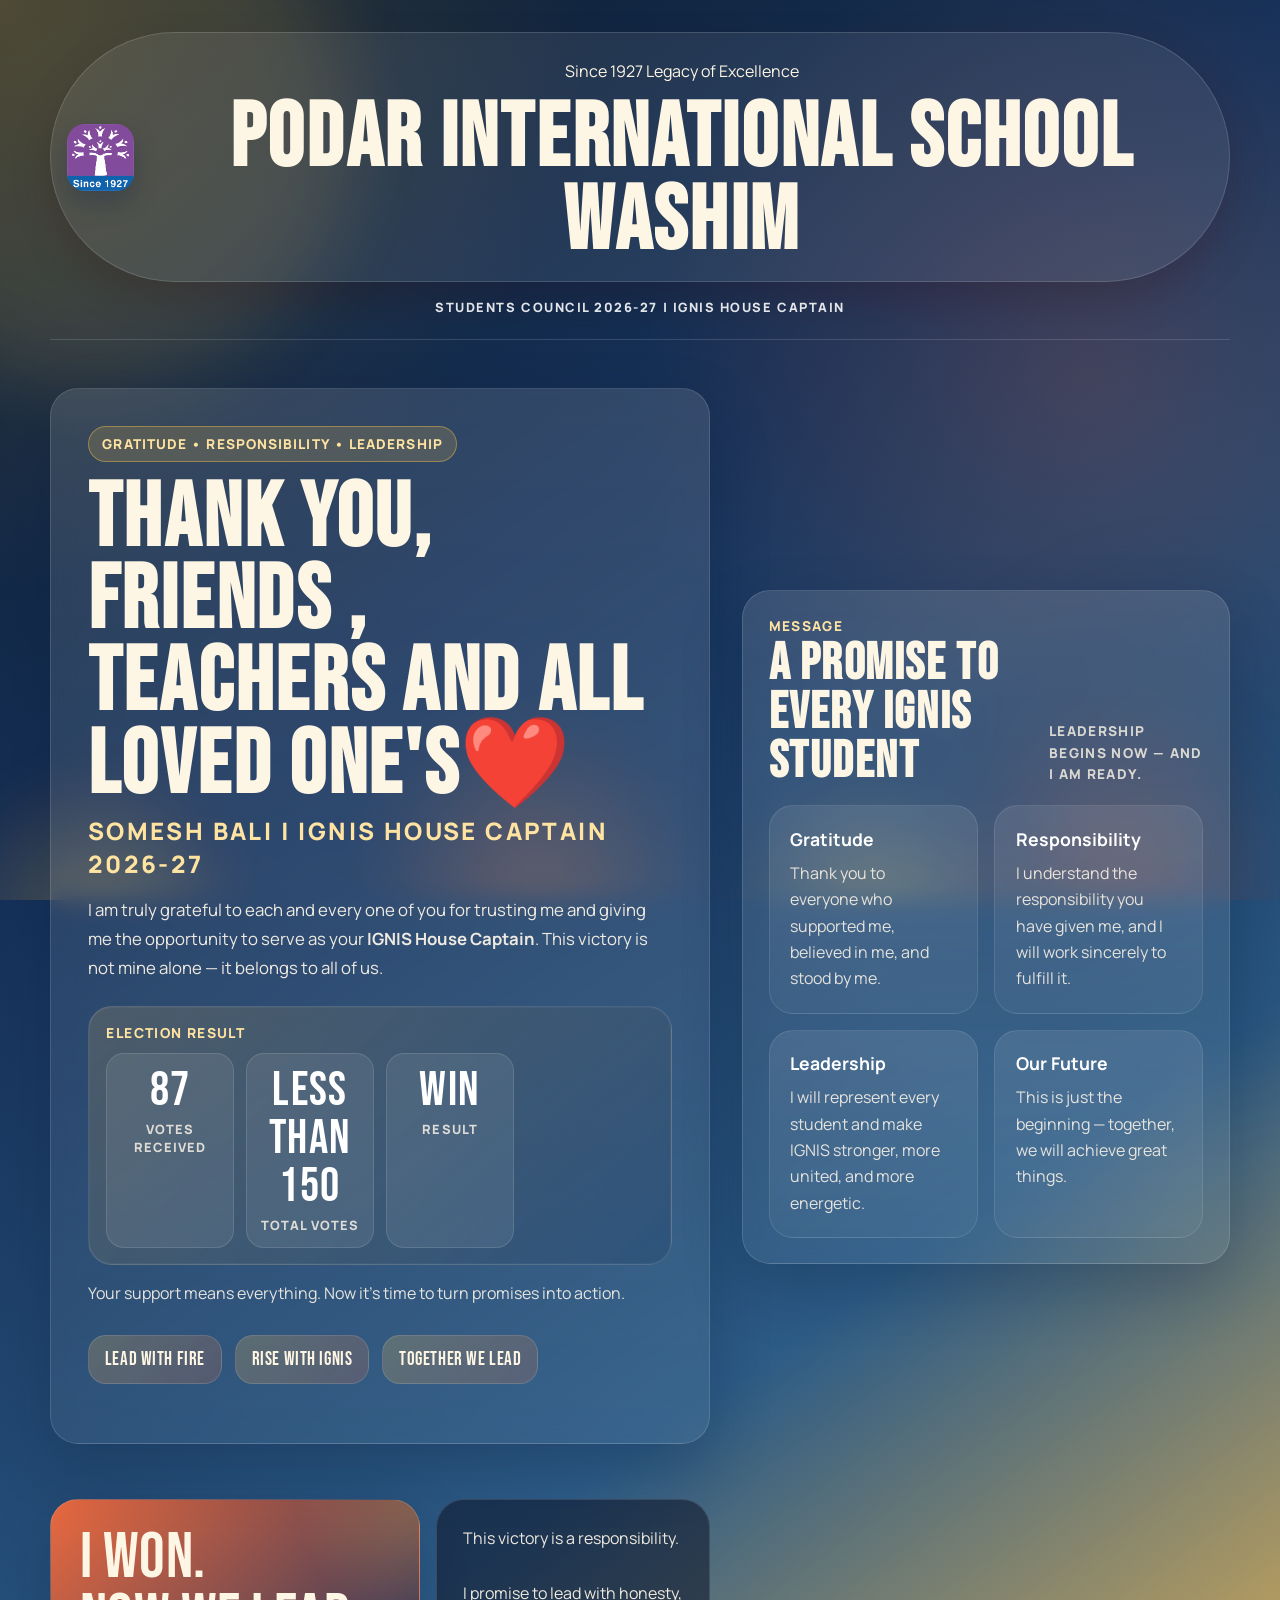
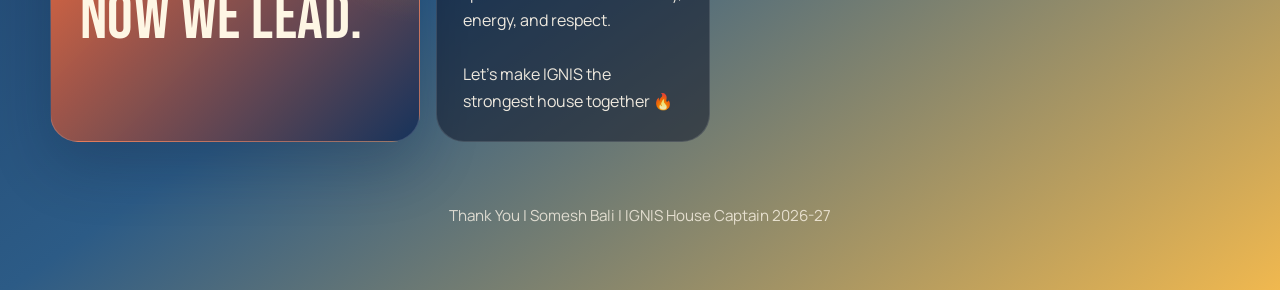
<file: index.html>
<!DOCTYPE html>
<html lang="en">
<head>
  <link rel="icon" type="image/png" href="favicon (2).png">
  <meta charset="UTF-8">
  <meta name="viewport" content="width=device-width, initial-scale=1.0">
  <title>Thank You | Somesh Bali - IGNIS House Captain 2026-27</title>

  <meta name="description"
    content="Thank you message from Somesh Bali after winning IGNIS House Captain election at Podar International School Washim.">

  <link href="https://fonts.googleapis.com/css2?family=Bebas+Neue&family=Manrope:wght@400;500;700;800&display=swap" rel="stylesheet">
  <link rel="stylesheet" href="./style.css">
</head>

<body>

  <div class="fire-glow" aria-hidden="true">
    <span></span><span></span><span></span><span></span>
  </div>

  <div class="page-shell">

    <!-- HEADER -->
    <header class="masthead">
      <div class="school-brand">
        <img src="podar-logo.png" class="top-logo">
        <div>
          <p>Since 1927 Legacy of Excellence</p>
          <h1>PODAR INTERNATIONAL SCHOOL WASHIM</h1>
        </div>
      </div>

      <p class="election-tag">
        Students Council 2026-27 | IGNIS House Captain
      </p>
    </header>

    <!-- MAIN -->
    <main>

      <!-- HERO -->
      <section class="hero">
        <div class="panel hero-copy">

          <span class="kicker">Gratitude • Responsibility • Leadership</span>

          <h1>Thank You, Friends , Teachers And All Loved One's❤️</h1>

          <p class="candidate-line">
            Somesh Bali | IGNIS House Captain 2026-27
          </p>

          <p class="lead">
            I am truly grateful to each and every one of you for trusting me and giving me the opportunity to serve as your <strong>IGNIS House Captain</strong>.
            This victory is not mine alone — it belongs to all of us.
          </p>

          <!-- RESULT BOX -->
          <div class="countdown-shell">
            <div class="countdown-card">
              <p class="countdown-label">Election Result</p>

              <div class="countdown-grid">
                <div class="time-box">
                  <span class="time-value">87</span>
                  <span class="time-label">Votes Received</span>
                </div>

                <div class="time-box">
                  <span class="time-value"> less than 150 </span>
                  <span class="time-label">Total Votes</span>
                </div>

                <div class="time-box">
                  <span class="time-value">WIN</span>
                  <span class="time-label">Result</span>
                </div>
              </div>
            </div>

            <p class="countdown-note">
              Your support means everything. Now it's time to turn promises into action.
            </p>
          </div>

          <div class="slogan-row">
            <span class="badge">Lead With Fire</span>
            <span class="badge">Rise With IGNIS</span>
            <span class="badge">Together We Lead</span>
          </div>

        </div>

    

      <!-- THANK YOU SECTION -->
      <section class="panel section">
        <div class="section-head">
          <div>
            <p>Message</p>
            <h2>A promise to every IGNIS student</h2>
          </div>
          <p class="mini-copy">
            Leadership begins now — and I am ready.
          </p>
        </div>

        <div class="grid goal-grid">

          <article class="card">
            <h3>Gratitude</h3>
            <p>
              Thank you to everyone who supported me, believed in me, and stood by me.
            </p>
          </article>

          <article class="card">
            <h3>Responsibility</h3>
            <p>
              I understand the responsibility you have given me, and I will work sincerely to fulfill it.
            </p>
          </article>

          <article class="card">
            <h3>Leadership</h3>
            <p>
              I will represent every student and make IGNIS stronger, more united, and more energetic.
            </p>
          </article>

          <article class="card">
            <h3>Our Future</h3>
            <p>
              This is just the beginning — together, we will achieve great things.
            </p>
          </article>

        </div>
      </section>

      <!-- FINAL MESSAGE -->
      <section class="split-banner">
        <div class="big-cta">
          <p>I Won.</p>
          <p>Now We Lead.</p>
        </div>

        <div class="cta-copy">
          This victory is a responsibility.<br><br>
          I promise to lead with honesty, energy, and respect.<br><br>

          Let’s make IGNIS the strongest house together 🔥
        </div>
      </section>

    </main>

    <!-- FOOTER -->
    <p class="footer-note">
      Thank You | Somesh Bali | IGNIS House Captain 2026-27
    </p>

  </div>

</body>
</html>
</file>
<file: style.css>
.poster-img {
  width: 120%;        /* takes full container width */
  max-width: 900px;   /* increase this to control size */
  height: auto;
  display: block;
  margin: 0 auto;
} 
.poster-card {
  width: 100%;
  max-width: 750px;   /* increase this */
}
.top-logo {
  width: 125px;     /* increase to 100px or 120px */
  height: auto;
}
.main-section {
  display: flex;
  gap: 26px;
  align-items: center;
  justify-content: space-between;
  flex-wrap: wrap;   /* makes it responsive */
}
:root {
  --ink: #0f172a;
  --paper: #fef6e4;
  --gold: #f6c453;
  --gold-soft: #ffe3a1;
  --flame: #f26a3d;
  --flare: #ff8d5c;
  --deep-red: #8f2d1c;
  --navy: #16325b;
  --white: #ffffff;
  --shadow: 0 24px 60px rgba(8, 22, 45, 0.24);
  --radius: 28px;
}

* {
  box-sizing: border-box;
}

html {
  scroll-behavior: smooth;
}

body {
  margin: 0;
  font-family: "Manrope", sans-serif;
  color: var(--paper);
  background:
    radial-gradient(circle at top left, rgba(246, 196, 83, 0.18), transparent 26%),
    radial-gradient(circle at 85% 20%, rgba(242, 106, 61, 0.18), transparent 24%),
    linear-gradient(145deg, #0d1b2a 0%, #16325b 34%, #2c5b86 68%, #f0b84f 100%);
  min-height: 100vh;
  overflow-x: hidden;
}

.fire-glow {
  position: fixed;
  inset: 0;
  pointer-events: none;
  z-index: 0;
  overflow: hidden;
}

.fire-glow span {
  position: absolute;
  bottom: -10rem;
  width: 18rem;
  height: 18rem;
  border-radius: 50%;
  filter: blur(28px);
  opacity: 0.34;
  animation: flameRise 8s ease-in-out infinite;
}

.fire-glow span:nth-child(1) {
  left: -3rem;
  background: radial-gradient(circle, rgba(255, 201, 71, 0.82), rgba(255, 91, 34, 0.1) 68%, transparent 72%);
  animation-delay: 0s;
}

.fire-glow span:nth-child(2) {
  left: 28%;
  width: 22rem;
  height: 22rem;
  background: radial-gradient(circle, rgba(255, 127, 54, 0.72), rgba(113, 11, 15, 0.08) 66%, transparent 72%);
  animation-delay: 1.5s;
}

.fire-glow span:nth-child(3) {
  right: 20%;
  background: radial-gradient(circle, rgba(255, 201, 71, 0.72), rgba(255, 91, 34, 0.06) 66%, transparent 72%);
  animation-delay: 3s;
}

.fire-glow span:nth-child(4) {
  right: -2rem;
  width: 24rem;
  height: 24rem;
  background: radial-gradient(circle, rgba(255, 91, 34, 0.76), rgba(113, 11, 15, 0.08) 66%, transparent 72%);
  animation-delay: 4.5s;
}

@keyframes flameRise {
  0%,
  100% {
    transform: translateY(0) scale(0.9);
    opacity: 0.24;
  }

  50% {
    transform: translateY(-8rem) scale(1.08);
    opacity: 0.42;
  }
}

body::before,
body::after {
  content: "";
  position: fixed;
  width: 32rem;
  height: 32rem;
  border-radius: 50%;
  filter: blur(38px);
  pointer-events: none;
  opacity: 0.35;
  z-index: 0;
}

body::before {
  top: -8rem;
  left: -10rem;
  background: rgba(246, 196, 83, 0.34);
}

body::after {
  right: -10rem;
  bottom: -12rem;
  background: rgba(22, 50, 91, 0.38);
}

.page-shell {
  position: relative;
  z-index: 1;
  width: min(1180px, calc(100% - 2rem));
  margin: 0 auto;
  padding: 1rem 0 3rem;
}

.masthead {
  position: relative;
  display: grid;
  gap: 1rem;
  justify-items: center;
  text-align: center;
  padding: 1rem 0 1.4rem;
  border-bottom: 1px solid rgba(255, 255, 255, 0.14);
}

.school-brand {
  display: inline-flex;
  align-items: center;
  gap: 1rem;
  padding: 0.7rem 1rem;
  border-radius: 999px;
  background: rgba(255, 255, 255, 0.08);
  border: 1px solid rgba(255, 255, 255, 0.14);
  box-shadow: 0 18px 40px rgba(50, 7, 4, 0.18);
}

.school-brand img {
  width: 4.2rem;
  height: 4.2rem;
  border-radius: 18px;
  object-fit: cover;
  box-shadow: 0 12px 24px rgba(10, 26, 66, 0.26);
}

.school-tag,
.election-tag,
.school-name {
  margin: 0;
}

.school-name,
h1,
h2,
.big-cta,
.badge,
.time-value {
  font-family: "Bebas Neue", sans-serif;
  letter-spacing: 0.03em;
}

.school-name {
  font-size: clamp(2.4rem, 6vw, 5.8rem);
  line-height: 0.95;
  letter-spacing: 0.05em;
  text-transform: uppercase;
  text-shadow: 0 0 22px rgba(255, 201, 71, 0.18);
}

.school-tag,
.election-tag {
  letter-spacing: 0.12em;
  text-transform: uppercase;
  font-size: 0.8rem;
  font-weight: 800;
}

.school-tag {
  color: var(--gold-soft);
}

.election-tag {
  color: rgba(255, 255, 255, 0.88);
}

.language-switch {
  position: absolute;
  top: 1rem;
  right: 0;
  display: inline-flex;
  align-items: center;
  gap: 0.45rem;
  min-height: 3rem;
  padding: 0.8rem 1rem;
  border: 0;
  border-radius: 999px;
  background: linear-gradient(135deg, rgba(22, 50, 91, 0.96), rgba(242, 106, 61, 0.92));
  color: var(--white);
  font-weight: 800;
  cursor: pointer;
  box-shadow: 0 16px 36px rgba(15, 15, 30, 0.2);
}

.hero {
  display: grid;
  grid-template-columns: 1.15fr 0.85fr;
  gap: 2rem;
  align-items: center;
  padding: 3rem 0 2rem;
}

.panel {
  background: linear-gradient(180deg, rgba(255, 255, 255, 0.12), rgba(255, 255, 255, 0.06));
  border: 1px solid rgba(255, 255, 255, 0.13);
  box-shadow: var(--shadow);
  backdrop-filter: blur(12px);
  border-radius: var(--radius);
}

.hero-copy {
  padding: 2.3rem;
}

.kicker {
  display: inline-flex;
  align-items: center;
  gap: 0.55rem;
  padding: 0.5rem 0.85rem;
  border-radius: 999px;
  background: rgba(255, 201, 71, 0.16);
  border: 1px solid rgba(255, 201, 71, 0.4);
  color: var(--gold-soft);
  font-size: 0.85rem;
  font-weight: 800;
  letter-spacing: 0.08em;
  text-transform: uppercase;
}

h1 {
  margin: 1rem 0 0.45rem;
  font-size: clamp(3.6rem, 7vw, 7rem);
  line-height: 0.92;
}

.candidate-line {
  margin: 0;
  font-size: clamp(1.15rem, 2.2vw, 1.5rem);
  color: var(--gold-soft);
  font-weight: 800;
  text-transform: uppercase;
  letter-spacing: 0.1em;
}

.lead {
  max-width: 44rem;
  margin: 1rem 0 1.4rem;
  color: rgba(255, 247, 234, 0.92);
  font-size: 1.05rem;
  line-height: 1.7;
}

.slogan-row {
  display: flex;
  flex-wrap: wrap;
  gap: 0.8rem;
  margin: 1.3rem 0 1.4rem;
}

.badge {
  display: inline-block;
  padding: 0.75rem 1rem;
  border-radius: 18px;
  font-size: 1.2rem;
  background: linear-gradient(135deg, rgba(246, 196, 83, 0.22), rgba(242, 106, 61, 0.18));
  border: 1px solid rgba(255, 255, 255, 0.12);
}

.countdown-shell {
  display: grid;
  gap: 1rem;
  margin: 1.5rem 0 1.75rem;
}

.countdown-card {
  padding: 1rem 1.1rem;
  border-radius: 24px;
  background: linear-gradient(135deg, rgba(246, 196, 83, 0.16), rgba(22, 50, 91, 0.24));
  border: 1px solid rgba(255, 255, 255, 0.12);
  box-shadow: inset 0 0 0 1px rgba(255, 255, 255, 0.04);
}

.countdown-label {
  margin: 0 0 0.65rem;
  color: var(--gold-soft);
  font-size: 0.86rem;
  font-weight: 800;
  letter-spacing: 0.1em;
  text-transform: uppercase;
}

.countdown-grid {
  display: grid;
  grid-template-columns: repeat(4, minmax(0, 1fr));
  gap: 0.8rem;
}

.time-box {
  padding: 0.85rem 0.6rem;
  text-align: center;
  border-radius: 18px;
  background: rgba(255, 255, 255, 0.08);
  border: 1px solid rgba(255, 255, 255, 0.12);
}

.time-value {
  display: block;
  font-size: clamp(1.8rem, 4vw, 3rem);
  line-height: 1;
  color: var(--white);
}

.time-label {
  display: block;
  margin-top: 0.3rem;
  font-size: 0.8rem;
  font-weight: 800;
  letter-spacing: 0.08em;
  text-transform: uppercase;
  color: rgba(255, 247, 234, 0.82);
}

.countdown-note {
  margin: 0;
  color: rgba(255, 247, 234, 0.88);
  line-height: 1.6;
}

.hero-actions {
  display: flex;
  flex-wrap: wrap;
  gap: 0.9rem;
  align-items: center;
}

.button {
  display: inline-flex;
  align-items: center;
  justify-content: center;
  min-height: 3.25rem;
  padding: 0.85rem 1.25rem;
  border-radius: 999px;
  text-decoration: none;
  font-weight: 800;
  transition: transform 180ms ease, box-shadow 180ms ease, background 180ms ease;
}

.button:hover,
.language-switch:hover {
  transform: translateY(-2px);
}

.button.primary {
  background: linear-gradient(135deg, var(--gold) 0%, var(--flare) 100%);
  color: var(--ink);
  box-shadow: 0 14px 30px rgba(242, 106, 61, 0.28);
}

.button.secondary {
  background: rgba(22, 50, 91, 0.34);
  border: 1px solid rgba(255, 255, 255, 0.18);
  color: var(--white);
}

.poster-card {
  position: relative;
  padding: 1rem;
  overflow: hidden;
}

.poster-card::before {
  content: "IGNIS";
  position: absolute;
  top: -0.2rem;
  right: 1rem;
  font-family: "Bebas Neue", sans-serif;
  font-size: 6rem;
  line-height: 1;
  color: rgba(255, 255, 255, 0.08);
  letter-spacing: 0.08em;
  pointer-events: none;
}

.poster-card img {
  display: block;
  width: 100%;
  border-radius: 22px;
  border: 4px solid rgba(255, 255, 255, 0.14);
  box-shadow: 0 20px 48px rgba(0, 0, 0, 0.24);
  animation: posterPulse 4.6s ease-in-out infinite;
}

.poster-note {
  margin: 1rem 0 0;
  color: rgba(255, 247, 234, 0.86);
  font-size: 0.95rem;
  text-align: center;
}

@keyframes posterPulse {
  0%,
  100% {
    transform: translateY(0);
    box-shadow: 0 20px 48px rgba(0, 0, 0, 0.24), 0 0 0 rgba(255, 166, 61, 0);
  }

  50% {
    transform: translateY(-4px);
    box-shadow: 0 26px 60px rgba(0, 0, 0, 0.3), 0 0 38px rgba(255, 166, 61, 0.26);
  }
}

.section {
  margin-top: 1.4rem;
  padding: 1.6rem;
}

.section-head {
  display: flex;
  justify-content: space-between;
  gap: 1rem;
  align-items: end;
  margin-bottom: 1.2rem;
}

.section-head p {
  margin: 0;
  color: var(--gold-soft);
  font-size: 0.85rem;
  font-weight: 800;
  letter-spacing: 0.1em;
  text-transform: uppercase;
}

h2 {
  margin: 0.25rem 0 0;
  font-size: clamp(2rem, 4vw, 3.4rem);
  line-height: 0.96;
}

.section-head .mini-copy {
  max-width: 23rem;
  margin: 0;
  color: rgba(255, 247, 234, 0.8);
  line-height: 1.6;
}

.grid {
  display: grid;
  gap: 1rem;
}

.promise-grid {
  grid-template-columns: repeat(3, minmax(0, 1fr));
}

.goal-grid {
  grid-template-columns: repeat(2, minmax(0, 1fr));
}

.card {
  padding: 1.3rem;
  border-radius: 24px;
  background: linear-gradient(180deg, rgba(255, 255, 255, 0.09), rgba(255, 255, 255, 0.04));
  border: 1px solid rgba(255, 255, 255, 0.1);
}

.vote-form {
  display: grid;
  gap: 1rem;
}

.vote-form label {
  display: grid;
  gap: 0.45rem;
  font-weight: 700;
  color: var(--paper);
}

.vote-form input {
  width: 100%;
  min-height: 3.25rem;
  padding: 0.85rem 1rem;
  border: 1px solid rgba(255, 255, 255, 0.16);
  border-radius: 16px;
  background: rgba(255, 255, 255, 0.08);
  color: var(--white);
  font: inherit;
}

.vote-form input::placeholder {
  color: rgba(255, 247, 234, 0.54);
}

.form-status {
  margin: 0;
  min-height: 1.4rem;
  color: var(--gold-soft);
  font-weight: 700;
}

.card h3 {
  margin: 0 0 0.55rem;
  font-size: 1.1rem;
  color: var(--white);
}

.card p {
  margin: 0;
  line-height: 1.65;
  color: rgba(255, 247, 234, 0.86);
}

.number {
  display: inline-flex;
  align-items: center;
  justify-content: center;
  width: 2.3rem;
  height: 2.3rem;
  margin-bottom: 0.85rem;
  border-radius: 50%;
  background: linear-gradient(135deg, var(--gold) 0%, var(--flare) 100%);
  color: var(--ink);
  font-weight: 900;
}

.split-banner {
  display: grid;
  grid-template-columns: 1.15fr 0.85fr;
  gap: 1rem;
  align-items: stretch;
  margin-top: 1.4rem;
}

.big-cta {
  padding: 1.8rem;
  border-radius: 28px;
  background:
    radial-gradient(circle at top right, rgba(246, 196, 83, 0.22), transparent 28%),
    linear-gradient(135deg, rgba(242, 106, 61, 0.96), rgba(22, 50, 91, 0.98));
  border: 1px solid rgba(255, 255, 255, 0.14);
  box-shadow: var(--shadow);
}

.big-cta p {
  margin: 0;
  font-size: clamp(2rem, 5vw, 4rem);
  line-height: 0.95;
}

.cta-copy {
  padding: 1.6rem;
  border-radius: 28px;
  background: rgba(15, 23, 42, 0.56);
  border: 1px solid rgba(255, 255, 255, 0.12);
  line-height: 1.7;
  color: rgba(255, 247, 234, 0.92);
}

.footer-note {
  padding: 1rem 0 0;
  text-align: center;
  color: rgba(255, 247, 234, 0.78);
  font-size: 0.95rem;
}

.admin-link {
  color: var(--gold-soft);
  text-decoration: none;
  font-weight: 800;
}

@media (max-width: 940px) {
  .hero,
  .split-banner,
  .goal-grid,
  .promise-grid {
    grid-template-columns: 1fr;
  }

  .language-switch {
    position: static;
  }

  .section-head {
    align-items: start;
    flex-direction: column;
  }
}

@media (max-width: 640px) {
  .page-shell {
    width: min(100% - 1rem, 1180px);
  }

  .school-brand {
    flex-direction: column;
    border-radius: 28px;
  }

  .hero-copy,
  .section,
  .big-cta,
  .cta-copy {
    padding: 1.25rem;
  }

  .badge {
    width: 100%;
    text-align: center;
  }

  .countdown-grid {
    grid-template-columns: repeat(2, minmax(0, 1fr));
  }

  h1 {
    font-size: 3.4rem;
  }
}
</file>
